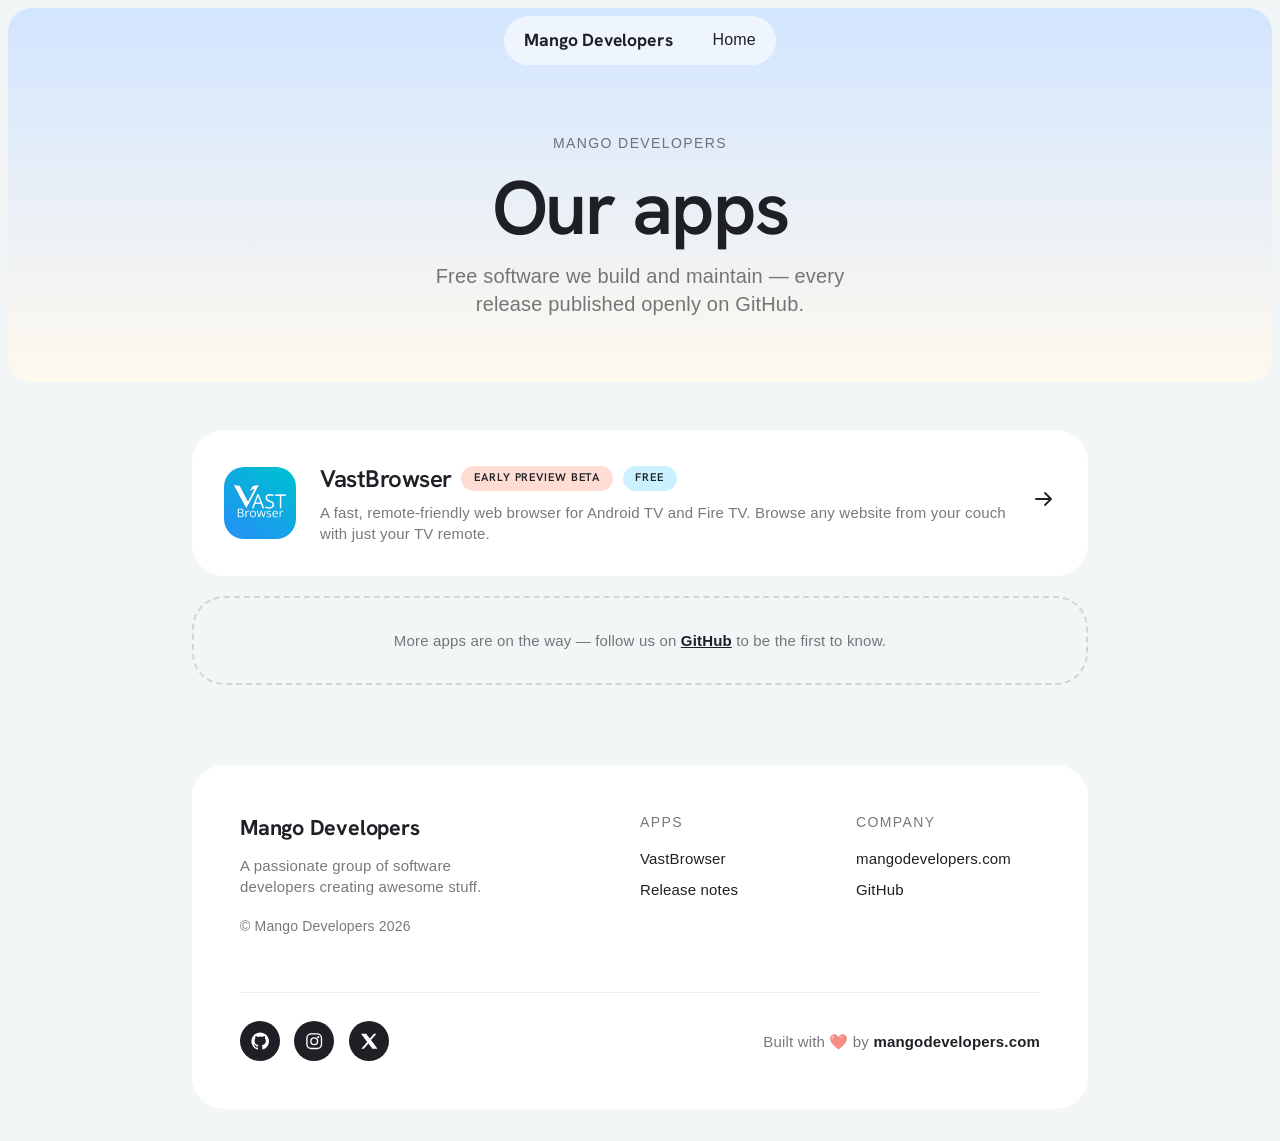
<file: apps/index.html>
<!DOCTYPE html>
<html lang="en">

<head>
    <meta charset="UTF-8">
    <meta name="viewport" content="width=device-width, initial-scale=1.0">
    <meta name="description" content="Apps by Mango Developers — free software, built with care.">
    <title>Our Apps | Mango Developers</title>

    <!-- Google tag (gtag.js) — same property as the rest of mangodevelopers.com -->
    <script async src="https://www.googletagmanager.com/gtag/js?id=G-QVE8EH4YDB"></script>
    <script>
        window.dataLayer = window.dataLayer || [];
        function gtag() { dataLayer.push(arguments); }
        gtag('js', new Date());
        gtag('config', 'G-QVE8EH4YDB');
    </script>

    <link rel="preconnect" href="https://fonts.googleapis.com">
    <link rel="preconnect" href="https://fonts.gstatic.com" crossorigin>
    <link href="https://fonts.googleapis.com/css2?family=Hanken+Grotesk:wght@500;600;700&display=swap"
        rel="stylesheet">

    <link rel="icon" type="image/png" href="../assets/images/favicon-96x96.png" sizes="96x96" />
    <link rel="icon" type="image/svg+xml" href="../assets/images/favicon.svg" />
    <link rel="apple-touch-icon" sizes="180x180" href="../assets/images/apple-touch-icon.png" />

    <style>
        /* Design tokens shared with apps/vast-browser — see design/README.md */
        * {
            margin: 0;
            padding: 0;
            box-sizing: border-box;
        }

        :root {
            --bg: #f3f6f7;
            --ink: #1f2025;
            --ink-60: #1f202599;
            --light: #ebf0f8;
            --white: #ffffff;
            --coral: #ffab94;
            --cyan: #7ddcff;
            --heading: 'Hanken Grotesk', -apple-system, BlinkMacSystemFont, sans-serif;
            --body-font: -apple-system, BlinkMacSystemFont, Inter, 'Segoe UI', sans-serif;
        }

        body {
            font-family: var(--body-font);
            background-color: var(--bg);
            color: var(--ink);
            font-size: 17px;
            font-weight: 500;
            line-height: 1.4;
            letter-spacing: .01em;
            -webkit-font-smoothing: antialiased;
        }

        .container {
            width: calc(100% - 4rem);
            max-width: 56rem;
            margin-left: auto;
            margin-right: auto;
        }

        @media (max-width: 640px) {
            .container {
                width: calc(100% - 2.5rem);
            }
        }

        /* Frosted floating nav pill */
        .navigation {
            z-index: 10;
            display: flex;
            justify-content: center;
            max-width: 90rem;
            margin-left: auto;
            margin-right: auto;
            padding: 1rem;
            position: fixed;
            top: 0;
            left: 0;
            right: 0;
        }

        .nav_pill {
            display: flex;
            align-items: center;
            gap: 2.5rem;
            -webkit-backdrop-filter: blur(.75rem);
            backdrop-filter: blur(.75rem);
            background-color: #fff9;
            border-radius: 2rem;
            padding: .5rem 1.25rem;
        }

        .nav_home {
            color: var(--ink);
            text-decoration: none;
            font-family: var(--heading);
            font-weight: 700;
            font-size: 1.1rem;
            letter-spacing: -.01em;
            padding: .25rem 0;
            transition: color .15s;
        }

        .nav_home:hover {
            color: var(--ink-60);
        }

        .nav_link {
            color: var(--ink);
            text-decoration: none;
            font-size: 1rem;
            transition: color .15s;
        }

        .nav_link:hover {
            color: var(--ink-60);
        }

        /* Header panel */
        .head_panel {
            background-image: linear-gradient(#d2e5ff, #fff9ee);
            border-radius: 1.5rem;
            width: calc(100% - 1rem);
            margin: .5rem auto 0;
            padding: 8rem 1.5rem 4rem;
            text-align: center;
        }

        .eyebrow {
            font-size: .875rem;
            font-weight: 500;
            letter-spacing: .1em;
            line-height: 1;
            text-transform: uppercase;
            color: var(--ink-60);
            margin-bottom: 1.5em;
        }

        h1 {
            font-family: var(--heading);
            font-size: clamp(3rem, 2.857vw + 2.429rem, 5rem);
            font-weight: 600;
            letter-spacing: -.03em;
            line-height: 1;
            margin-bottom: .2em;
        }

        .head_panel p {
            color: var(--ink-60);
            font-size: 1.25rem;
            max-width: 30rem;
            margin: .75rem auto 0;
        }

        /* App cards */
        .apps {
            padding: 3rem 0 5rem;
            display: grid;
            gap: 1.25rem;
        }

        .app-card {
            display: flex;
            gap: 1.5rem;
            align-items: center;
            background: var(--white);
            border-radius: 2rem;
            padding: 2rem;
            text-decoration: none;
            color: var(--ink);
            transition: box-shadow .3s, transform .3s;
        }

        .app-card:hover {
            transform: translateY(-3px);
            box-shadow: 0 2px 1rem #00000026;
        }

        .app-card img {
            width: 4.5rem;
            height: 4.5rem;
            border-radius: 1.25rem;
            flex-shrink: 0;
        }

        .app-card h2 {
            font-family: var(--heading);
            font-size: 1.5rem;
            font-weight: 600;
            letter-spacing: -.02em;
            display: flex;
            align-items: center;
            gap: .6rem;
            flex-wrap: wrap;
        }

        .badge {
            font-size: .7rem;
            font-weight: 600;
            letter-spacing: .08em;
            text-transform: uppercase;
            padding: .3rem .8rem;
            border-radius: 8rem;
        }

        .badge.beta {
            background: color-mix(in hsl, var(--coral) 40%, transparent);
            color: var(--ink);
        }

        .badge.free {
            background: color-mix(in hsl, var(--cyan) 40%, transparent);
            color: var(--ink);
        }

        .app-card .info p {
            color: var(--ink-60);
            font-size: .9375rem;
            margin-top: .4rem;
        }

        .app-card .go {
            margin-left: auto;
            flex-shrink: 0;
        }

        .app-card .go svg {
            width: 1.5rem;
            height: 1.5rem;
            color: var(--ink);
        }

        .coming {
            text-align: center;
            border: 2px dashed #1f202526;
            border-radius: 2rem;
            padding: 2rem;
            color: var(--ink-60);
            font-size: .9375rem;
        }

        .coming a {
            color: var(--ink);
            font-weight: 600;
        }

        /* Bevel-style footer card */
        footer {
            padding: 0 0 2rem;
        }

        .foot-card {
            background: var(--white);
            border-radius: 2rem;
            padding: 3rem;
            display: grid;
            grid-template-columns: 2fr 1fr 1fr;
            gap: 2rem;
        }

        @media (max-width: 640px) {
            .foot-card {
                grid-template-columns: 1fr;
            }
        }

        .foot-logo {
            font-family: var(--heading);
            font-weight: 700;
            font-size: 1.35rem;
            letter-spacing: -.01em;
        }

        .foot-card .about {
            color: var(--ink-60);
            font-size: .9375rem;
            max-width: 18rem;
            margin-top: .75rem;
        }

        .foot-copy {
            color: var(--ink-60);
            font-size: .875rem;
            margin-top: 1.25rem;
        }

        .foot-card h4 {
            font-size: .875rem;
            font-weight: 500;
            letter-spacing: .1em;
            text-transform: uppercase;
            color: var(--ink-60);
            margin-bottom: 1rem;
        }

        .foot-card .col a {
            display: block;
            color: var(--ink);
            text-decoration: none;
            font-size: .9375rem;
            margin-bottom: .65rem;
            transition: color .15s;
        }

        .foot-card .col a:hover {
            color: var(--ink-60);
        }

        .foot-bottom {
            grid-column: 1 / -1;
            display: flex;
            justify-content: space-between;
            align-items: center;
            flex-wrap: wrap;
            gap: 1rem;
            margin-top: 1.5rem;
            padding-top: 1.75rem;
            border-top: 1px solid #1f202514;
        }

        .foot-social {
            display: flex;
            gap: .9rem;
        }

        .foot-social a {
            display: inline-flex;
            align-items: center;
            justify-content: center;
            width: 2.5rem;
            height: 2.5rem;
            border-radius: 50%;
            background: var(--ink);
            color: var(--white);
            transition: transform .15s, opacity .2s;
        }

        .foot-social a:hover {
            opacity: .8;
            transform: translateY(-2px);
        }

        .foot-social svg {
            width: 1.15rem;
            height: 1.15rem;
        }

        .built-with {
            color: var(--ink-60);
            font-size: .9375rem;
        }

        .built-with a {
            color: var(--ink);
            text-decoration: none;
            font-weight: 600;
        }

        @media (max-width: 560px) {
            .app-card {
                flex-direction: column;
                text-align: center;
            }

            .app-card h2 {
                justify-content: center;
            }

            .app-card .go {
                display: none;
            }
        }

        /* Scroll animations */
        [data-animate] {
            opacity: 0;
            transform: translateY(24px);
            transition: opacity .6s cubic-bezier(.25, .46, .45, .94),
                transform .6s cubic-bezier(.25, .46, .45, .94);
        }

        [data-animate].in-view {
            opacity: 1;
            transform: none;
        }

        @media (prefers-reduced-motion: reduce) {

            [data-animate],
            [data-animate].in-view {
                opacity: 1;
                transform: none;
                transition: none;
            }
        }
    </style>
</head>

<body>
    <div class="navigation">
        <div class="nav_pill">
            <a class="nav_home" href="/">Mango Developers</a>
            <a class="nav_link" href="/">Home</a>
        </div>
    </div>

    <div class="head_panel">
        <div class="eyebrow" data-animate>Mango Developers</div>
        <h1 data-animate>Our apps</h1>
        <p data-animate>Free software we build and maintain — every release published openly on GitHub.</p>
    </div>

    <main class="container">
        <div class="apps">
            <a class="app-card" href="/apps/vast-browser/" data-animate>
                <img src="vast-browser/icon.png" alt="VastBrowser icon">
                <div class="info">
                    <h2>VastBrowser
                        <span class="badge beta" data-beta>Early Preview Beta</span>
                        <span class="badge free">Free</span>
                    </h2>
                    <p>A fast, remote-friendly web browser for Android TV and Fire TV. Browse any website from your
                        couch with just your TV remote.</p>
                </div>
                <span class="go">
                    <svg viewBox="0 0 24 24" fill="none" stroke="currentColor" stroke-width="1.8"
                        stroke-linecap="round" stroke-linejoin="round">
                        <path d="M4 12h15m0 0l-6-6m6 6l-6 6" />
                    </svg>
                </span>
            </a>

            <div class="coming" data-animate>More apps are on the way — follow us on
                <a href="https://github.com/mangodevelopers" target="_blank" rel="noopener noreferrer">GitHub</a>
                to be the first to know.
            </div>
        </div>
    </main>

    <footer>
        <div class="container">
            <div class="foot-card" data-animate>
                <div>
                    <div class="foot-logo">Mango Developers</div>
                    <p class="about">A passionate group of software developers creating awesome stuff.</p>
                    <p class="foot-copy">© Mango Developers <span id="year">2026</span></p>
                </div>
                <div class="col">
                    <h4>Apps</h4>
                    <a href="/apps/vast-browser/">VastBrowser</a>
                    <a href="https://github.com/MangoDevelopers/vast-browser-release/releases" target="_blank"
                        rel="noopener noreferrer">Release notes</a>
                </div>
                <div class="col">
                    <h4>Company</h4>
                    <a href="/">mangodevelopers.com</a>
                    <a href="https://github.com/mangodevelopers" target="_blank" rel="noopener noreferrer">GitHub</a>
                </div>
                <div class="foot-bottom">
                    <div class="foot-social">
                        <a href="https://github.com/mangodevelopers" target="_blank" rel="noopener noreferrer"
                            aria-label="GitHub" title="GitHub">
                            <svg viewBox="0 0 24 24" fill="currentColor" aria-hidden="true">
                                <path
                                    d="M12 .5C5.65.5.5 5.65.5 12c0 5.08 3.29 9.39 7.86 10.91.58.11.79-.25.79-.56v-1.97c-3.2.7-3.87-1.54-3.87-1.54-.52-1.33-1.28-1.68-1.28-1.68-1.04-.71.08-.7.08-.7 1.15.08 1.76 1.18 1.76 1.18 1.03 1.75 2.69 1.25 3.34.95.1-.74.4-1.25.73-1.54-2.55-.29-5.23-1.28-5.23-5.68 0-1.26.45-2.29 1.18-3.09-.12-.29-.51-1.46.11-3.05 0 0 .96-.31 3.15 1.18a10.9 10.9 0 0 1 5.74 0c2.19-1.49 3.15-1.18 3.15-1.18.62 1.59.23 2.76.11 3.05.74.8 1.18 1.83 1.18 3.09 0 4.41-2.69 5.38-5.25 5.66.41.36.78 1.06.78 2.14v3.17c0 .31.21.68.8.56A11.53 11.53 0 0 0 23.5 12C23.5 5.65 18.35.5 12 .5z" />
                            </svg>
                        </a>
                        <a href="https://instagram.com/mangodevs" target="_blank" rel="noopener noreferrer"
                            aria-label="Instagram" title="Instagram">
                            <svg viewBox="0 0 24 24" fill="none" stroke="currentColor" stroke-width="1.8"
                                aria-hidden="true">
                                <rect x="2.5" y="2.5" width="19" height="19" rx="5.5" />
                                <circle cx="12" cy="12" r="4.4" />
                                <circle cx="17.3" cy="6.7" r="1.4" fill="currentColor" stroke="none" />
                            </svg>
                        </a>
                        <a href="https://twitter.com/mangodevs" target="_blank" rel="noopener noreferrer"
                            aria-label="Twitter" title="Twitter">
                            <svg viewBox="0 0 24 24" fill="currentColor" aria-hidden="true">
                                <path
                                    d="M18.24 2.25h3.31l-7.23 8.26 8.51 11.24h-6.66l-5.22-6.82-5.97 6.82H1.67l7.73-8.84L1.25 2.25h6.83l4.71 6.23 5.45-6.23z" />
                            </svg>
                        </a>
                    </div>
                    <p class="built-with">Built with ❤️ by <a href="https://mangodevelopers.com">mangodevelopers.com</a>
                    </p>
                </div>
            </div>
        </div>
    </footer>

    <script>
        (function () {
            document.getElementById('year').textContent = new Date().getFullYear();

            // Hide the VastBrowser beta badge automatically once the latest
            // released version reaches 1.0.0 or higher.
            fetch('https://api.github.com/repos/MangoDevelopers/vast-browser-release/releases/latest')
                .then(function (r) { return r.ok ? r.json() : null; })
                .then(function (rel) {
                    if (!rel || !rel.tag_name) return;
                    var major = parseInt(rel.tag_name.replace(/^v/, '').split('.')[0], 10);
                    if (!isNaN(major) && major >= 1) {
                        document.querySelectorAll('[data-beta]').forEach(function (el) {
                            el.style.display = 'none';
                        });
                    }
                })
                .catch(function () { /* keep beta badge visible */ });

            // Staggered fade-up on scroll
            var seen = 0;
            var io = new IntersectionObserver(function (entries) {
                entries.forEach(function (entry) {
                    if (entry.isIntersecting) {
                        var el = entry.target;
                        setTimeout(function () { el.classList.add('in-view'); }, (seen++ % 6) * 80);
                        io.unobserve(el);
                    }
                });
            }, { threshold: 0.15 });
            document.querySelectorAll('[data-animate]').forEach(function (el) { io.observe(el); });
        })();
    </script>
</body>

</html>
</file>
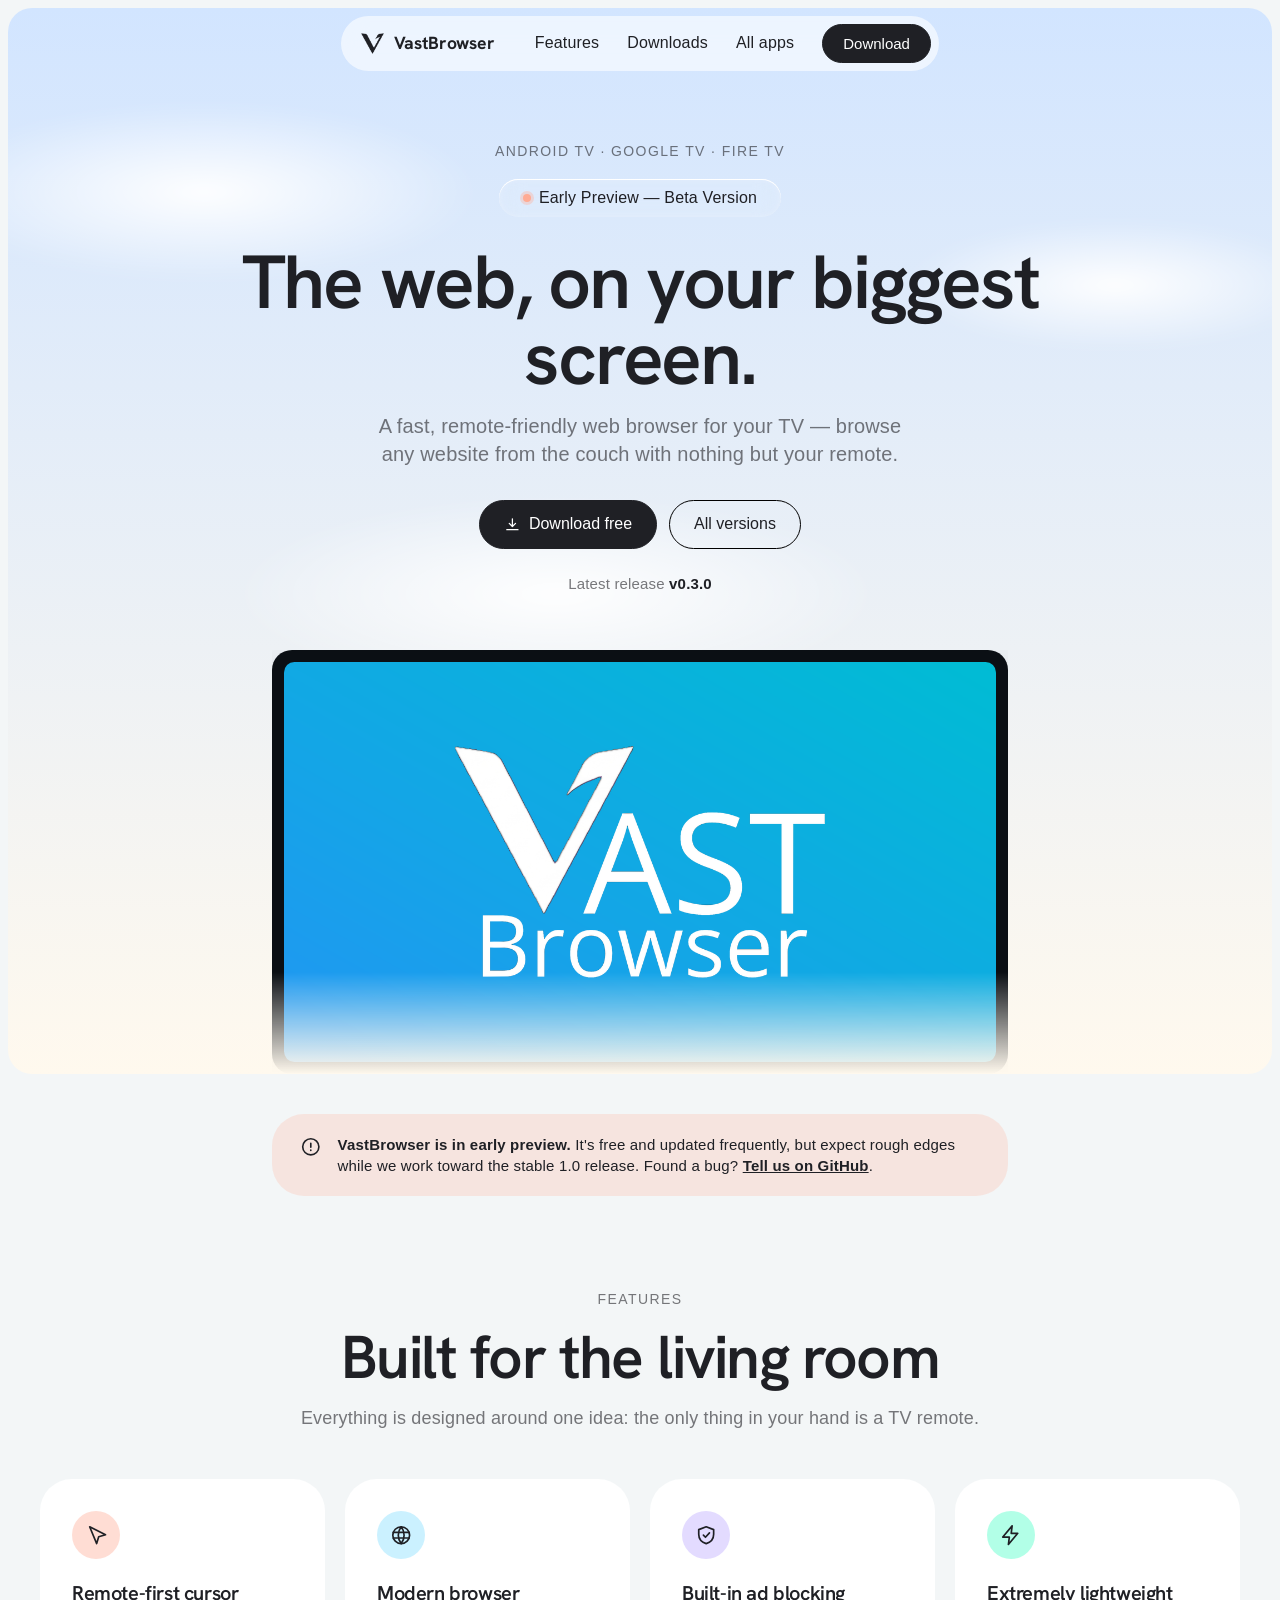
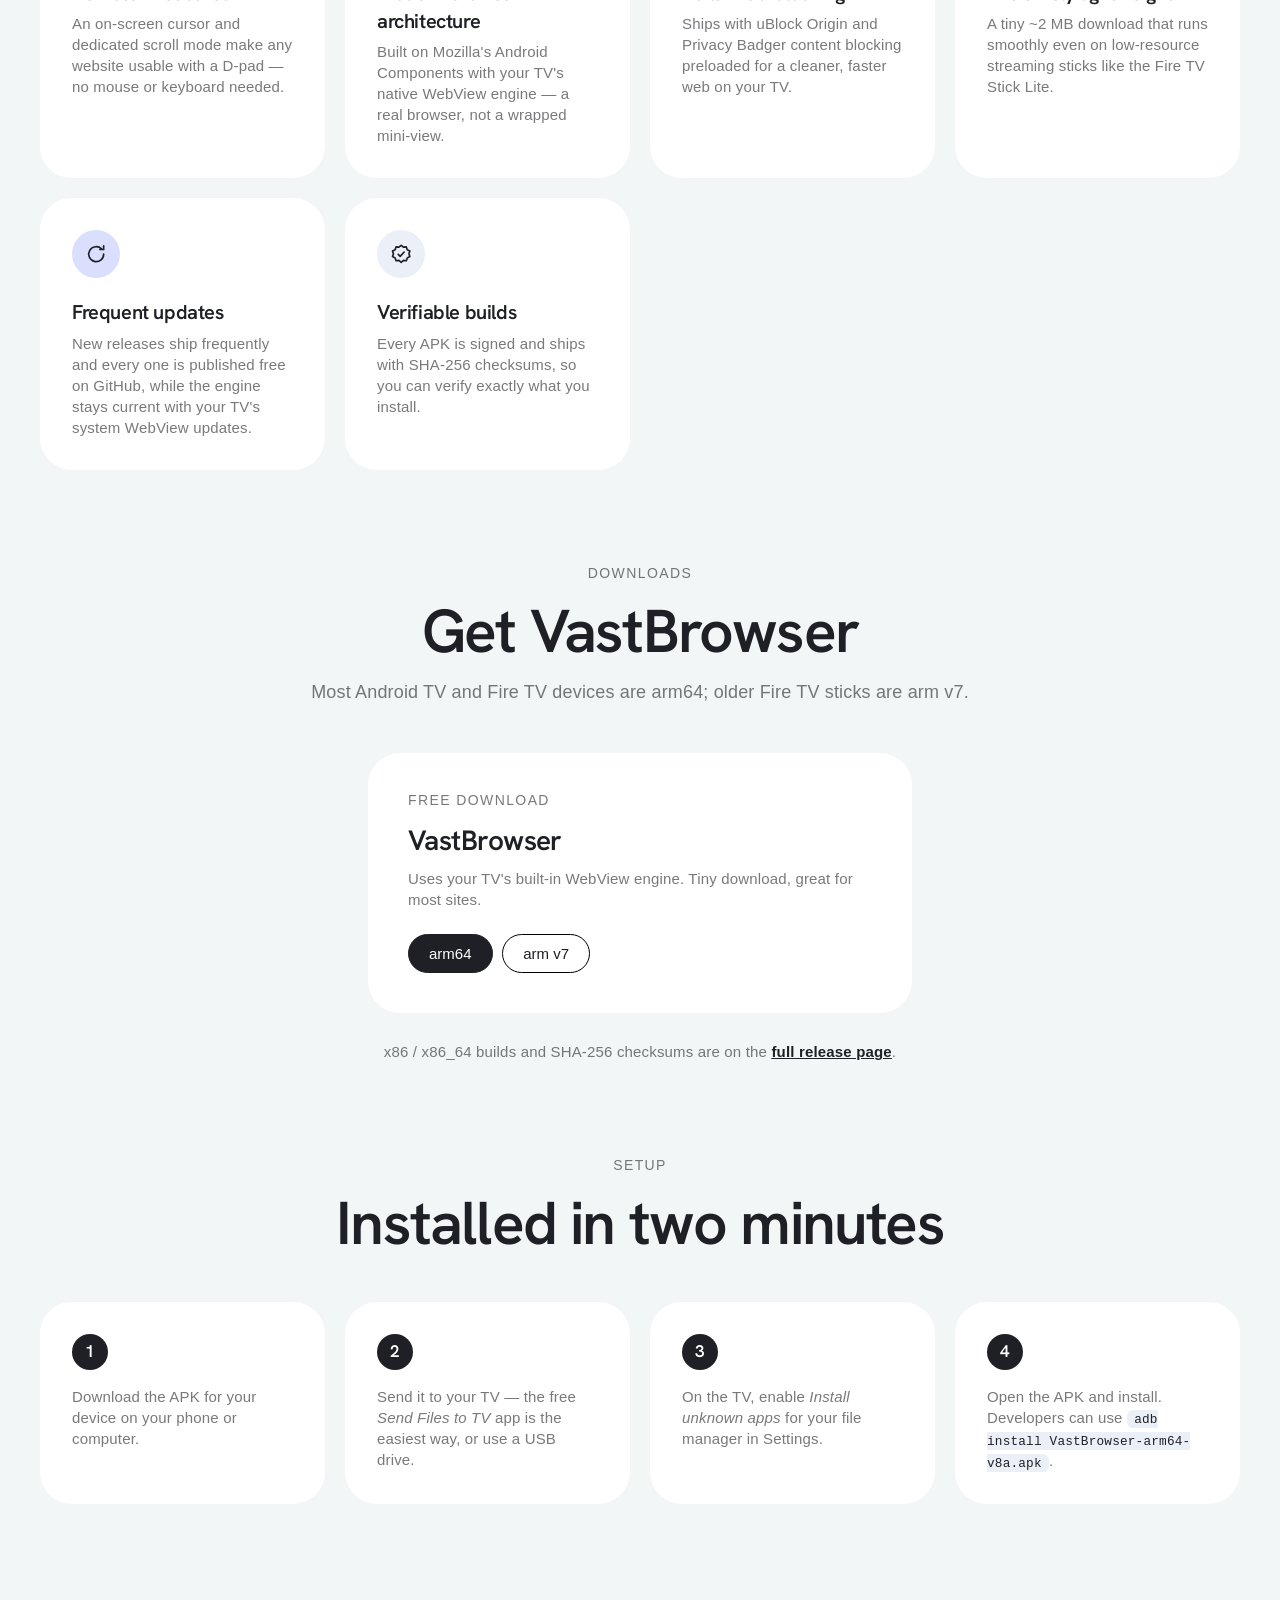
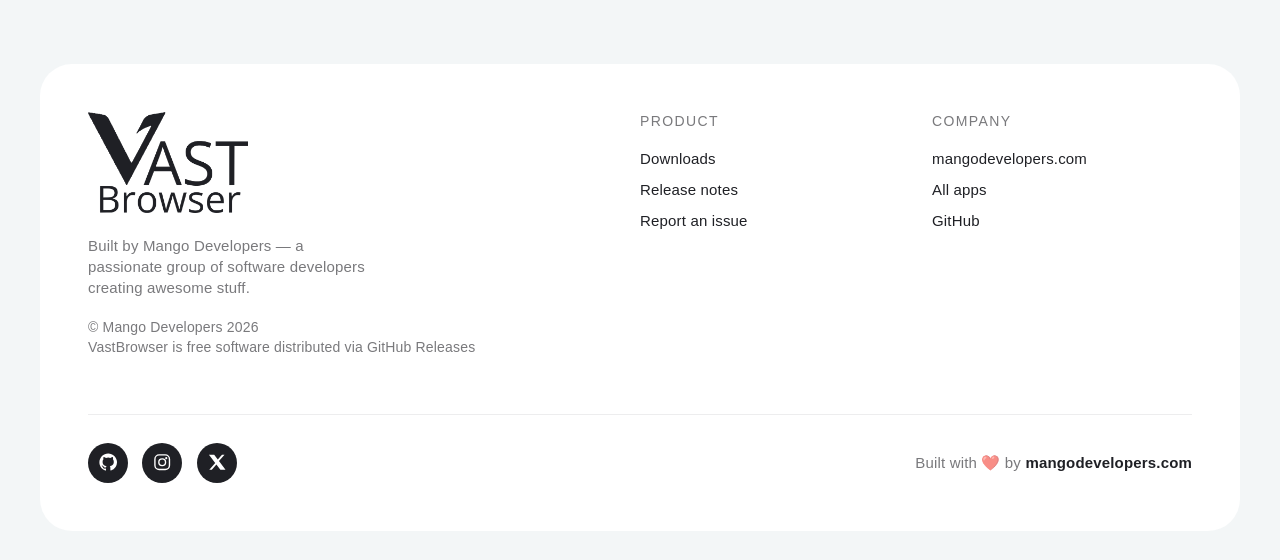
<file: apps/vast-browser/index.html>
<!DOCTYPE html>
<html lang="en">

<head>
    <meta charset="UTF-8">
    <meta name="viewport" content="width=device-width, initial-scale=1.0">
    <meta name="description"
        content="VastBrowser — a fast, remote-friendly web browser for Android TV and Fire TV. Free download, early preview beta.">
    <title>VastBrowser — Web Browser for Android TV &amp; Fire TV | Mango Developers</title>

    <meta property="og:title" content="VastBrowser — Web Browser for Android TV & Fire TV">
    <meta property="og:description" content="A fast, remote-friendly web browser for your TV. Free download.">
    <meta property="og:image" content="https://mangodevelopers.com/apps/vast-browser/banner.png">
    <meta property="og:url" content="https://mangodevelopers.com/apps/vast-browser/">
    <meta property="og:type" content="website">

    <!-- Google tag (gtag.js) — same property as the rest of mangodevelopers.com -->
    <script async src="https://www.googletagmanager.com/gtag/js?id=G-QVE8EH4YDB"></script>
    <script>
        window.dataLayer = window.dataLayer || [];
        function gtag() { dataLayer.push(arguments); }
        gtag('js', new Date());
        gtag('config', 'G-QVE8EH4YDB');
    </script>

    <!-- Cloudflare Web Analytics
         TODO: create a site at https://dash.cloudflare.com/ → Web Analytics,
         then replace YOUR_CF_TOKEN below and remove this comment wrapper.
    <script defer src="https://static.cloudflareinsights.com/beacon.min.js"
        data-cf-beacon='{"token": "YOUR_CF_TOKEN"}'></script>
    -->

    <link rel="preconnect" href="https://fonts.googleapis.com">
    <link rel="preconnect" href="https://fonts.gstatic.com" crossorigin>
    <link href="https://fonts.googleapis.com/css2?family=Hanken+Grotesk:wght@500;600;700&display=swap"
        rel="stylesheet">

    <link rel="icon" type="image/png" href="../../assets/images/favicon-96x96.png" sizes="96x96" />
    <link rel="icon" type="image/svg+xml" href="../../assets/images/favicon.svg" />
    <link rel="apple-touch-icon" sizes="180x180" href="../../assets/images/apple-touch-icon.png" />

    <style>
        /* ============================================================
           Design tokens — extracted from bevel.health's stylesheets.
           Documented in the private repo at design/README.md.
           ============================================================ */
        * {
            margin: 0;
            padding: 0;
            box-sizing: border-box;
        }

        :root {
            --bg: #f3f6f7;
            --ink: #1f2025;
            --ink-60: #1f202599;
            --light: #ebf0f8;
            --white: #ffffff;
            --coral: #ffab94;
            --cyan: #7ddcff;
            --lilac: #b9a6ff;
            --mint: #3fffc2;
            --blue: #415eee;
            --heading: 'Hanken Grotesk', -apple-system, BlinkMacSystemFont, sans-serif;
            --body-font: -apple-system, BlinkMacSystemFont, Inter, 'Segoe UI', sans-serif;
        }

        html {
            scroll-behavior: smooth;
        }

        body {
            font-family: var(--body-font);
            background-color: var(--bg);
            color: var(--ink);
            font-size: 17px;
            font-weight: 500;
            line-height: 1.4;
            letter-spacing: .01em;
            -webkit-font-smoothing: antialiased;
        }

        .container {
            width: calc(100% - 4rem);
            max-width: 75rem;
            margin-left: auto;
            margin-right: auto;
        }

        @media (max-width: 640px) {
            .container {
                width: calc(100% - 2.5rem);
            }
        }

        /* ---------- Buttons (Bevel: 8rem pill, .75/1.5rem padding) ---------- */
        .button {
            display: inline-flex;
            align-items: center;
            gap: .5rem;
            padding: .75rem 1.5rem;
            border-radius: 8rem;
            font-size: 1rem;
            font-weight: 500;
            line-height: 1.4;
            letter-spacing: 0;
            text-decoration: none;
            border: 1px solid transparent;
            cursor: pointer;
            transition: background-color .2s, color .2s, border-color .2s;
        }

        .button.is-primary {
            background-color: var(--ink);
            border-color: var(--ink);
            color: var(--white);
        }

        .button.is-primary:hover {
            background-color: #000;
            border-color: #000;
        }

        .button.is-secondary {
            background-color: transparent;
            border-color: #000;
            color: var(--ink);
        }

        .button.is-secondary:hover {
            background-color: #000;
            color: var(--white);
        }

        .button.is-small {
            padding: .5rem 1.25rem;
            font-size: .9375rem;
        }

        .button svg {
            width: 1.05em;
            height: 1.05em;
        }

        /* ---------- Frosted floating nav (Bevel .navigation / .nav_layout-2) ---------- */
        .navigation {
            z-index: 10;
            display: flex;
            justify-content: center;
            align-items: stretch;
            max-width: 90rem;
            margin-left: auto;
            margin-right: auto;
            padding: 1rem;
            position: fixed;
            top: 0;
            left: 0;
            right: 0;
        }

        .nav_pill {
            display: flex;
            align-items: center;
            gap: 2.5rem;
            -webkit-backdrop-filter: blur(.75rem);
            backdrop-filter: blur(.75rem);
            background-color: #fff9;
            border-radius: 2rem;
            padding: .5rem .5rem .5rem 1.25rem;
        }

        .nav_home {
            display: flex;
            align-items: center;
            gap: .6rem;
            color: var(--ink);
            text-decoration: none;
            font-family: var(--heading);
            font-weight: 700;
            font-size: 1.1rem;
            letter-spacing: -.01em;
            padding: .25rem 0;
            transition: color .15s;
        }

        .nav_home:hover {
            color: var(--ink-60);
        }

        .nav_home img {
            height: 1.35rem;
            width: auto;
            display: block;
        }

        .nav_menu {
            display: flex;
            align-items: center;
            gap: 1.75rem;
        }

        .nav_link {
            color: var(--ink);
            text-decoration: none;
            font-size: 1rem;
            transition: color .15s;
        }

        .nav_link:hover {
            color: var(--ink-60);
        }

        @media (max-width: 700px) {
            .nav_menu .nav_link {
                display: none;
            }

            .nav_pill {
                gap: 1.25rem;
            }
        }

        /* ---------- Hero (Bevel: inset rounded sky panel) ---------- */
        .hero_section {
            padding-top: .5rem;
            position: relative;
        }

        .hero_panel {
            position: relative;
            background-image: linear-gradient(#d2e5ff, #fff9ee);
            border-radius: 1.5rem;
            width: calc(100% - 1rem);
            margin-left: auto;
            margin-right: auto;
            padding: 8.5rem 1.5rem 0;
            overflow: hidden;
        }

        /* soft cloud shapes, blended like Bevel's hero clouds */
        .hero_clouds {
            position: absolute;
            inset: 0;
            pointer-events: none;
            mix-blend-mode: screen;
        }

        .hero_clouds span {
            position: absolute;
            border-radius: 50%;
            background: radial-gradient(closest-side, rgba(255, 255, 255, .95), rgba(255, 255, 255, 0));
            filter: blur(6px);
        }

        .hero_clouds span:nth-child(1) {
            width: 34rem;
            height: 11rem;
            top: 9%;
            left: -6%;
        }

        .hero_clouds span:nth-child(2) {
            width: 26rem;
            height: 8rem;
            top: 20%;
            right: -4%;
        }

        .hero_clouds span:nth-child(3) {
            width: 40rem;
            height: 12rem;
            top: 46%;
            left: 18%;
        }

        .hero_content {
            position: relative;
            text-align: center;
            max-width: 52rem;
            margin: 0 auto;
        }

        .eyebrow {
            font-size: .875rem;
            font-weight: 500;
            letter-spacing: .1em;
            line-height: 1;
            text-transform: uppercase;
            color: var(--ink-60);
            margin-bottom: 1.5em;
        }

        /* glass pill — Bevel's frosted button treatment */
        .beta-pill {
            display: inline-flex;
            align-items: center;
            gap: .5rem;
            -webkit-backdrop-filter: blur(.75rem);
            backdrop-filter: blur(.75rem);
            background-color: #ffffff1a;
            box-shadow: inset 0 1px #fff, inset 0 0 .25rem #ffffff40;
            border-radius: 8rem;
            padding: .5rem 1.5rem;
            font-size: 1rem;
            font-weight: 500;
            line-height: 1.4;
            color: var(--ink);
            margin-bottom: 1.75rem;
        }

        .beta-pill .dot {
            width: .5rem;
            height: .5rem;
            border-radius: 50%;
            background: var(--coral);
            box-shadow: 0 0 0 3px color-mix(in hsl, var(--coral) 35%, transparent);
        }

        h1 {
            font-family: var(--heading);
            font-size: clamp(3rem, 2.857vw + 2.429rem, 5rem);
            font-weight: 600;
            letter-spacing: -.03em;
            line-height: 1;
            margin-bottom: .2em;
        }

        .hero_p {
            font-size: 1.25rem;
            color: var(--ink-60);
            max-width: 34rem;
            margin: 1rem auto 0;
        }

        .hero_btns {
            display: flex;
            gap: .75rem;
            justify-content: center;
            flex-wrap: wrap;
            margin-top: 2rem;
        }

        .hero_version {
            margin-top: 1.5rem;
            font-size: .9375rem;
            color: var(--ink-60);
        }

        .hero_version strong {
            color: var(--ink);
            font-weight: 600;
        }

        /* TV mockup, masked fade at panel bottom like Bevel's hero media */
        .hero_media {
            position: relative;
            max-width: 46rem;
            margin: 3.5rem auto 0;
            -webkit-mask-image: linear-gradient(#000 76%, transparent 100%);
            mask-image: linear-gradient(#000 76%, transparent 100%);
        }

        .tv_screen {
            background: #0b0f14;
            border-radius: 1.25rem;
            padding: .75rem;
            box-shadow: 0 2rem 4rem #1f202533;
        }

        .tv_screen img {
            display: block;
            width: 100%;
            border-radius: .65rem;
        }

        /* ---------- Sections ---------- */
        .section {
            padding: 6rem 0 0;
        }

        .section-header {
            text-align: center;
            max-width: 44rem;
            margin: 0 auto 3rem;
        }

        h2 {
            font-family: var(--heading);
            font-size: clamp(2.5rem, 2.143vw + 2.071rem, 4rem);
            font-weight: 600;
            letter-spacing: -.03em;
            line-height: 1;
            margin-bottom: .3em;
        }

        .section-header p {
            color: var(--ink-60);
            font-size: 1.125rem;
        }

        /* ---------- Beta strip ---------- */
        .beta-strip {
            display: flex;
            gap: 1rem;
            align-items: flex-start;
            max-width: 46rem;
            margin: 2.5rem auto 0;
            background: color-mix(in hsl, var(--coral) 24%, transparent);
            border-radius: 2rem;
            padding: 1.25rem 1.75rem;
            font-size: .9375rem;
            text-align: left;
        }

        .beta-strip svg {
            flex-shrink: 0;
            width: 1.35rem;
            height: 1.35rem;
            margin-top: .1rem;
        }

        .beta-strip a {
            color: var(--ink);
            font-weight: 600;
        }

        /* ---------- Feature cards ---------- */
        .grid {
            display: grid;
            grid-template-columns: repeat(auto-fit, minmax(17rem, 1fr));
            gap: 1.25rem;
        }

        .card {
            background: var(--white);
            border-radius: 2rem;
            padding: 2rem;
        }

        .icon-chip {
            display: inline-flex;
            align-items: center;
            justify-content: center;
            width: 3rem;
            height: 3rem;
            border-radius: 50%;
            margin-bottom: 1.25rem;
        }

        .icon-chip svg {
            width: 1.4rem;
            height: 1.4rem;
            color: var(--ink);
        }

        .tint-coral { background: color-mix(in hsl, var(--coral) 40%, transparent); }
        .tint-cyan { background: color-mix(in hsl, var(--cyan) 40%, transparent); }
        .tint-lilac { background: color-mix(in hsl, var(--lilac) 40%, transparent); }
        .tint-mint { background: color-mix(in hsl, var(--mint) 40%, transparent); }
        .tint-blue { background: color-mix(in hsl, var(--blue) 20%, transparent); }
        .tint-light { background: var(--light); }

        .card h3 {
            font-family: var(--heading);
            font-size: 1.25rem;
            font-weight: 600;
            letter-spacing: -.02em;
            margin-bottom: .4rem;
        }

        .card p {
            color: var(--ink-60);
            font-size: .9375rem;
        }

        /* ---------- Downloads ---------- */
        .dl-grid {
            display: grid;
            grid-template-columns: repeat(auto-fit, minmax(19rem, 1fr));
            gap: 1.25rem;
            max-width: 34rem;
            margin: 0 auto;
        }

        .dl-card {
            background: var(--white);
            border-radius: 2rem;
            padding: 2.5rem;
        }

        .dl-card .eyebrow {
            margin-bottom: 1em;
        }

        .dl-card h3 {
            font-family: var(--heading);
            font-size: 1.75rem;
            font-weight: 600;
            letter-spacing: -.02em;
        }

        .dl-card>p {
            color: var(--ink-60);
            font-size: .9375rem;
            margin: .5rem 0 1.5rem;
        }

        .dl-row {
            display: flex;
            gap: .6rem;
            flex-wrap: wrap;
        }

        .dl-note {
            text-align: center;
            color: var(--ink-60);
            font-size: .9375rem;
            margin-top: 1.75rem;
        }

        .dl-note a {
            color: var(--ink);
            font-weight: 600;
        }

        /* ---------- Steps ---------- */
        .steps {
            display: grid;
            grid-template-columns: repeat(auto-fit, minmax(15rem, 1fr));
            gap: 1.25rem;
            counter-reset: step;
        }

        .step {
            background: var(--white);
            border-radius: 2rem;
            padding: 2rem;
        }

        .step::before {
            counter-increment: step;
            content: counter(step);
            display: inline-flex;
            width: 2.25rem;
            height: 2.25rem;
            align-items: center;
            justify-content: center;
            background: var(--ink);
            color: var(--white);
            font-family: var(--heading);
            font-weight: 600;
            border-radius: 50%;
            margin-bottom: 1rem;
        }

        .step p {
            color: var(--ink-60);
            font-size: .9375rem;
        }

        .step code {
            background: var(--light);
            color: var(--ink);
            padding: .1rem .45rem;
            border-radius: .4rem;
            font-size: .85em;
        }

        /* ---------- Footer ---------- */
        footer {
            margin-top: 6rem;
            padding: 4rem 0 2rem;
        }

        .foot-card {
            background: var(--white);
            border-radius: 2rem;
            padding: 3rem;
            display: grid;
            grid-template-columns: 2fr 1fr 1fr;
            gap: 2rem;
        }

        @media (max-width: 640px) {
            .foot-card {
                grid-template-columns: 1fr;
            }
        }

        .foot-card img.wordmark {
            width: 10rem;
            height: auto;
            margin-bottom: 1rem;
        }

        .foot-card .about {
            color: var(--ink-60);
            font-size: .9375rem;
            max-width: 18rem;
        }

        .foot-card h4 {
            font-size: .875rem;
            font-weight: 500;
            letter-spacing: .1em;
            text-transform: uppercase;
            color: var(--ink-60);
            margin-bottom: 1rem;
        }

        .foot-card a {
            display: block;
            color: var(--ink);
            text-decoration: none;
            font-size: .9375rem;
            margin-bottom: .65rem;
            transition: color .15s;
        }

        .foot-card a:hover {
            color: var(--ink-60);
        }

        .foot-copy {
            color: var(--ink-60);
            font-size: .875rem;
            margin-top: 1.25rem;
        }

        /* Bevel-style bottom row: social icons left, credit right */
        .foot-bottom {
            grid-column: 1 / -1;
            display: flex;
            justify-content: space-between;
            align-items: center;
            flex-wrap: wrap;
            gap: 1rem;
            margin-top: 1.5rem;
            padding-top: 1.75rem;
            border-top: 1px solid #1f202514;
        }

        .foot-social {
            display: flex;
            gap: .9rem;
        }

        .foot-card .foot-social a {
            display: inline-flex;
            align-items: center;
            justify-content: center;
            width: 2.5rem;
            height: 2.5rem;
            border-radius: 50%;
            background: var(--ink);
            color: var(--white);
            margin-bottom: 0;
            transition: transform .15s, opacity .2s;
        }

        .foot-card .foot-social a:hover {
            color: var(--white);
            opacity: .8;
            transform: translateY(-2px);
        }

        .foot-social svg {
            width: 1.15rem;
            height: 1.15rem;
        }

        .built-with {
            color: var(--ink-60);
            font-size: .9375rem;
        }

        .foot-card .built-with a {
            display: inline;
            margin-bottom: 0;
            font-weight: 600;
        }

        /* ---------- Scroll animations (Bevel-style fade-up) ---------- */
        [data-animate] {
            opacity: 0;
            transform: translateY(24px);
            transition: opacity .6s cubic-bezier(.25, .46, .45, .94),
                transform .6s cubic-bezier(.25, .46, .45, .94);
        }

        [data-animate].in-view {
            opacity: 1;
            transform: none;
        }

        @media (prefers-reduced-motion: reduce) {

            [data-animate],
            [data-animate].in-view {
                opacity: 1;
                transform: none;
                transition: none;
            }

            html {
                scroll-behavior: auto;
            }
        }
    </style>
</head>

<body>
    <div class="navigation">
        <div class="nav_pill">
            <a class="nav_home" href="./">
                <img src="logo-mark-dark.png" alt="VastBrowser logo">
                VastBrowser
            </a>
            <div class="nav_menu">
                <a class="nav_link" href="#features">Features</a>
                <a class="nav_link" href="#downloads">Downloads</a>
                <a class="nav_link" href="/apps/">All apps</a>
                <a class="button is-primary is-small" data-flavor="VastBrowser-arm64-v8a"
                    href="https://github.com/MangoDevelopers/vast-browser-release/releases/latest/download/VastBrowser-arm64-v8a.apk">Download</a>
            </div>
        </div>
    </div>

    <main>
        <div class="hero_section">
            <div class="hero_panel">
                <div class="hero_clouds" aria-hidden="true"><span></span><span></span><span></span></div>

                <div class="hero_content">
                    <div class="eyebrow" data-animate>Android TV · Google TV · Fire TV</div>
                    <div class="beta-pill" data-beta data-animate><span class="dot"></span>Early Preview — Beta
                        Version</div>
                    <h1 data-animate>The web, on your biggest screen.</h1>
                    <p class="hero_p" data-animate>A fast, remote-friendly web browser for your TV — browse any
                        website from the couch with nothing but your remote.</p>
                    <div class="hero_btns" data-animate>
                        <a class="button is-primary" data-flavor="VastBrowser-arm64-v8a"
                            href="https://github.com/MangoDevelopers/vast-browser-release/releases/latest/download/VastBrowser-arm64-v8a.apk">
                            <svg viewBox="0 0 24 24" fill="none" stroke="currentColor" stroke-width="1.8"
                                stroke-linecap="round" stroke-linejoin="round">
                                <path d="M12 4v11m0 0l-4.5-4.5M12 15l4.5-4.5" />
                                <path d="M4 19.5h16" />
                            </svg>
                            Download free
                        </a>
                        <a class="button is-secondary" href="#downloads">All versions</a>
                    </div>
                    <p class="hero_version" data-animate>Latest release <strong id="stat-version">v0.3.0</strong></p>
                </div>

                <div class="hero_media" data-animate>
                    <div class="tv_screen"><img src="banner.png" alt="VastBrowser running on a TV"></div>
                </div>
            </div>
        </div>

        <div class="container">
            <div class="beta-strip" data-beta data-animate>
                <svg viewBox="0 0 24 24" fill="none" stroke="currentColor" stroke-width="1.8" stroke-linecap="round"
                    stroke-linejoin="round">
                    <circle cx="12" cy="12" r="9" />
                    <path d="M12 8v4.5M12 15.5v.5" />
                </svg>
                <div><strong>VastBrowser is in early preview.</strong> It's free and updated frequently, but expect
                    rough edges while we work toward the stable 1.0 release. Found a bug?
                    <a href="https://github.com/MangoDevelopers/vast-browser-release/issues" target="_blank"
                        rel="noopener noreferrer">Tell us on GitHub</a>.
                </div>
            </div>

            <section class="section" id="features">
                <div class="section-header">
                    <div class="eyebrow" data-animate>Features</div>
                    <h2 data-animate>Built for the living room</h2>
                    <p data-animate>Everything is designed around one idea: the only thing in your hand is a TV
                        remote.</p>
                </div>
                <div class="grid">
                    <div class="card" data-animate>
                        <span class="icon-chip tint-coral">
                            <svg viewBox="0 0 24 24" fill="none" stroke="currentColor" stroke-width="1.8"
                                stroke-linecap="round" stroke-linejoin="round">
                                <path d="M5 3l7.5 18 2.2-7.3L22 11.5 5 3z" />
                            </svg>
                        </span>
                        <h3>Remote-first cursor</h3>
                        <p>An on-screen cursor and dedicated scroll mode make any website usable with a D-pad — no
                            mouse or keyboard needed.</p>
                    </div>
                    <div class="card" data-animate>
                        <span class="icon-chip tint-cyan">
                            <svg viewBox="0 0 24 24" fill="none" stroke="currentColor" stroke-width="1.8"
                                stroke-linecap="round" stroke-linejoin="round">
                                <circle cx="12" cy="12" r="9" />
                                <path d="M3.6 9h16.8M3.6 15h16.8M12 3a14.5 14.5 0 000 18M12 3a14.5 14.5 0 010 18" />
                            </svg>
                        </span>
                        <h3>Modern browser architecture</h3>
                        <p>Built on Mozilla's Android Components with your TV's native WebView engine — a real
                            browser, not a wrapped mini-view.</p>
                    </div>
                    <div class="card" data-animate>
                        <span class="icon-chip tint-lilac">
                            <svg viewBox="0 0 24 24" fill="none" stroke="currentColor" stroke-width="1.8"
                                stroke-linecap="round" stroke-linejoin="round">
                                <path d="M12 3l8 3v5c0 5-3.4 8.6-8 10-4.6-1.4-8-5-8-10V6l8-3z" />
                                <path d="M9 12l2.2 2.2L15.5 9.5" />
                            </svg>
                        </span>
                        <h3>Built-in ad blocking</h3>
                        <p>Ships with uBlock Origin and Privacy Badger content blocking preloaded for a cleaner,
                            faster web on your TV.</p>
                    </div>
                    <div class="card" data-animate>
                        <span class="icon-chip tint-mint">
                            <svg viewBox="0 0 24 24" fill="none" stroke="currentColor" stroke-width="1.8"
                                stroke-linecap="round" stroke-linejoin="round">
                                <path d="M13 2L3 14h7l-1 8 10-12h-7l1-8z" />
                            </svg>
                        </span>
                        <h3>Extremely lightweight</h3>
                        <p>A tiny ~2 MB download that runs smoothly even on low-resource streaming sticks like the
                            Fire TV Stick Lite.</p>
                    </div>
                    <div class="card" data-animate>
                        <span class="icon-chip tint-blue">
                            <svg viewBox="0 0 24 24" fill="none" stroke="currentColor" stroke-width="1.8"
                                stroke-linecap="round" stroke-linejoin="round">
                                <path d="M20 12a8 8 0 11-2.34-5.66" />
                                <path d="M20 3v4h-4" />
                            </svg>
                        </span>
                        <h3>Frequent updates</h3>
                        <p>New releases ship frequently and every one is published free on GitHub, while the engine
                            stays current with your TV's system WebView updates.</p>
                    </div>
                    <div class="card" data-animate>
                        <span class="icon-chip tint-light">
                            <svg viewBox="0 0 24 24" fill="none" stroke="currentColor" stroke-width="1.8"
                                stroke-linecap="round" stroke-linejoin="round">
                                <path
                                    d="M12 2.5l2.4 2 3.1-.3 1 3 2.8 1.4-1 3 1 3-2.8 1.4-1 3-3.1-.3-2.4 2-2.4-2-3.1.3-1-3L2.7 14.6l1-3-1-3L5.5 7.2l1-3 3.1.3 2.4-2z" />
                                <path d="M8.8 12.2l2.1 2.1 4.3-4.6" />
                            </svg>
                        </span>
                        <h3>Verifiable builds</h3>
                        <p>Every APK is signed and ships with SHA-256 checksums, so you can verify exactly what you
                            install.</p>
                    </div>
                </div>
            </section>

            <section class="section" id="downloads">
                <div class="section-header">
                    <div class="eyebrow" data-animate>Downloads</div>
                    <h2 data-animate>Get VastBrowser</h2>
                    <p data-animate>Most Android TV and Fire TV devices are arm64; older Fire TV sticks are arm v7.
                    </p>
                </div>
                <div class="dl-grid">
                    <div class="dl-card" data-animate>
                        <div class="eyebrow">Free download</div>
                        <h3>VastBrowser</h3>
                        <p>Uses your TV's built-in WebView engine. Tiny download, great for most sites.</p>
                        <div class="dl-row">
                            <a class="button is-primary is-small" data-flavor="VastBrowser-arm64-v8a"
                                href="https://github.com/MangoDevelopers/vast-browser-release/releases/latest/download/VastBrowser-arm64-v8a.apk">arm64</a>
                            <a class="button is-secondary is-small" data-flavor="VastBrowser-armeabi-v7a"
                                href="https://github.com/MangoDevelopers/vast-browser-release/releases/latest/download/VastBrowser-armeabi-v7a.apk">arm
                                v7</a>
                        </div>
                    </div>
                </div>
                <p class="dl-note" data-animate>x86 / x86_64 builds and SHA-256 checksums are on the
                    <a href="https://github.com/MangoDevelopers/vast-browser-release/releases/latest" target="_blank"
                        rel="noopener noreferrer">full release page</a>.
                </p>
            </section>

            <section class="section" id="install">
                <div class="section-header">
                    <div class="eyebrow" data-animate>Setup</div>
                    <h2 data-animate>Installed in two minutes</h2>
                </div>
                <div class="steps">
                    <div class="step" data-animate>
                        <p>Download the APK for your device on your phone or computer.</p>
                    </div>
                    <div class="step" data-animate>
                        <p>Send it to your TV — the free <em>Send Files to TV</em> app is the easiest way, or use a
                            USB drive.</p>
                    </div>
                    <div class="step" data-animate>
                        <p>On the TV, enable <em>Install unknown apps</em> for your file manager in Settings.</p>
                    </div>
                    <div class="step" data-animate>
                        <p>Open the APK and install. Developers can use
                            <code>adb install VastBrowser-arm64-v8a.apk</code>.</p>
                    </div>
                </div>
            </section>
        </div>
    </main>

    <footer>
        <div class="container">
            <div class="foot-card" data-animate>
                <div>
                    <img class="wordmark" src="logo-full-dark.png" alt="VastBrowser">
                    <p class="about">Built by Mango Developers — a passionate group of software developers creating
                        awesome stuff.</p>
                    <p class="foot-copy">© Mango Developers <span id="year">2026</span><br>VastBrowser is free
                        software distributed via GitHub Releases</p>
                </div>
                <div>
                    <h4>Product</h4>
                    <a href="#downloads">Downloads</a>
                    <a href="https://github.com/MangoDevelopers/vast-browser-release/releases" target="_blank"
                        rel="noopener noreferrer">Release notes</a>
                    <a href="https://github.com/MangoDevelopers/vast-browser-release/issues" target="_blank"
                        rel="noopener noreferrer">Report an issue</a>
                </div>
                <div>
                    <h4>Company</h4>
                    <a href="/">mangodevelopers.com</a>
                    <a href="/apps/">All apps</a>
                    <a href="https://github.com/mangodevelopers" target="_blank" rel="noopener noreferrer">GitHub</a>
                </div>
                <div class="foot-bottom">
                    <div class="foot-social">
                        <a href="https://github.com/mangodevelopers" target="_blank" rel="noopener noreferrer"
                            aria-label="GitHub" title="GitHub">
                            <svg viewBox="0 0 24 24" fill="currentColor" aria-hidden="true">
                                <path
                                    d="M12 .5C5.65.5.5 5.65.5 12c0 5.08 3.29 9.39 7.86 10.91.58.11.79-.25.79-.56v-1.97c-3.2.7-3.87-1.54-3.87-1.54-.52-1.33-1.28-1.68-1.28-1.68-1.04-.71.08-.7.08-.7 1.15.08 1.76 1.18 1.76 1.18 1.03 1.75 2.69 1.25 3.34.95.1-.74.4-1.25.73-1.54-2.55-.29-5.23-1.28-5.23-5.68 0-1.26.45-2.29 1.18-3.09-.12-.29-.51-1.46.11-3.05 0 0 .96-.31 3.15 1.18a10.9 10.9 0 0 1 5.74 0c2.19-1.49 3.15-1.18 3.15-1.18.62 1.59.23 2.76.11 3.05.74.8 1.18 1.83 1.18 3.09 0 4.41-2.69 5.38-5.25 5.66.41.36.78 1.06.78 2.14v3.17c0 .31.21.68.8.56A11.53 11.53 0 0 0 23.5 12C23.5 5.65 18.35.5 12 .5z" />
                            </svg>
                        </a>
                        <a href="https://instagram.com/mangodevs" target="_blank" rel="noopener noreferrer"
                            aria-label="Instagram" title="Instagram">
                            <svg viewBox="0 0 24 24" fill="none" stroke="currentColor" stroke-width="1.8"
                                aria-hidden="true">
                                <rect x="2.5" y="2.5" width="19" height="19" rx="5.5" />
                                <circle cx="12" cy="12" r="4.4" />
                                <circle cx="17.3" cy="6.7" r="1.4" fill="currentColor" stroke="none" />
                            </svg>
                        </a>
                        <a href="https://twitter.com/mangodevs" target="_blank" rel="noopener noreferrer"
                            aria-label="Twitter" title="Twitter">
                            <svg viewBox="0 0 24 24" fill="currentColor" aria-hidden="true">
                                <path
                                    d="M18.24 2.25h3.31l-7.23 8.26 8.51 11.24h-6.66l-5.22-6.82-5.97 6.82H1.67l7.73-8.84L1.25 2.25h6.83l4.71 6.23 5.45-6.23z" />
                            </svg>
                        </a>
                    </div>
                    <p class="built-with">Built with ❤️ by <a href="https://mangodevelopers.com">mangodevelopers.com</a>
                    </p>
                </div>
            </div>
        </div>
    </footer>

    <script>
        (function () {
            document.getElementById('year').textContent = new Date().getFullYear();

            // Beta indicator: shown by default, hidden automatically once the
            // latest released version reaches 1.0.0 or higher.
            fetch('https://api.github.com/repos/MangoDevelopers/vast-browser-release/releases/latest')
                .then(function (r) { return r.ok ? r.json() : null; })
                .then(function (rel) {
                    if (!rel || !rel.tag_name) return;
                    // tag looks like v0.3.0-build.42 — show just the version
                    var v = rel.tag_name.replace(/^v/, '').split('-')[0];
                    document.getElementById('stat-version').textContent = 'v' + v;
                    var major = parseInt(v.split('.')[0], 10);
                    if (!isNaN(major) && major >= 1) {
                        document.querySelectorAll('[data-beta]').forEach(function (el) {
                            el.style.display = 'none';
                        });
                    }
                })
                .catch(function () { /* keep defaults: beta shown, fallback version */ });

            // Report download-button clicks as analytics events
            document.querySelectorAll('a[data-flavor]').forEach(function (link) {
                link.addEventListener('click', function () {
                    if (typeof gtag === 'function') {
                        gtag('event', 'apk_download', { flavor: link.dataset.flavor });
                    }
                });
            });

            // Bevel-style staggered fade-up on scroll
            var seen = 0;
            var io = new IntersectionObserver(function (entries) {
                entries.forEach(function (entry) {
                    if (entry.isIntersecting) {
                        var el = entry.target;
                        setTimeout(function () { el.classList.add('in-view'); }, (seen++ % 6) * 80);
                        io.unobserve(el);
                    }
                });
            }, { threshold: 0.15 });
            document.querySelectorAll('[data-animate]').forEach(function (el) { io.observe(el); });
        })();
    </script>
</body>

</html>
</file>
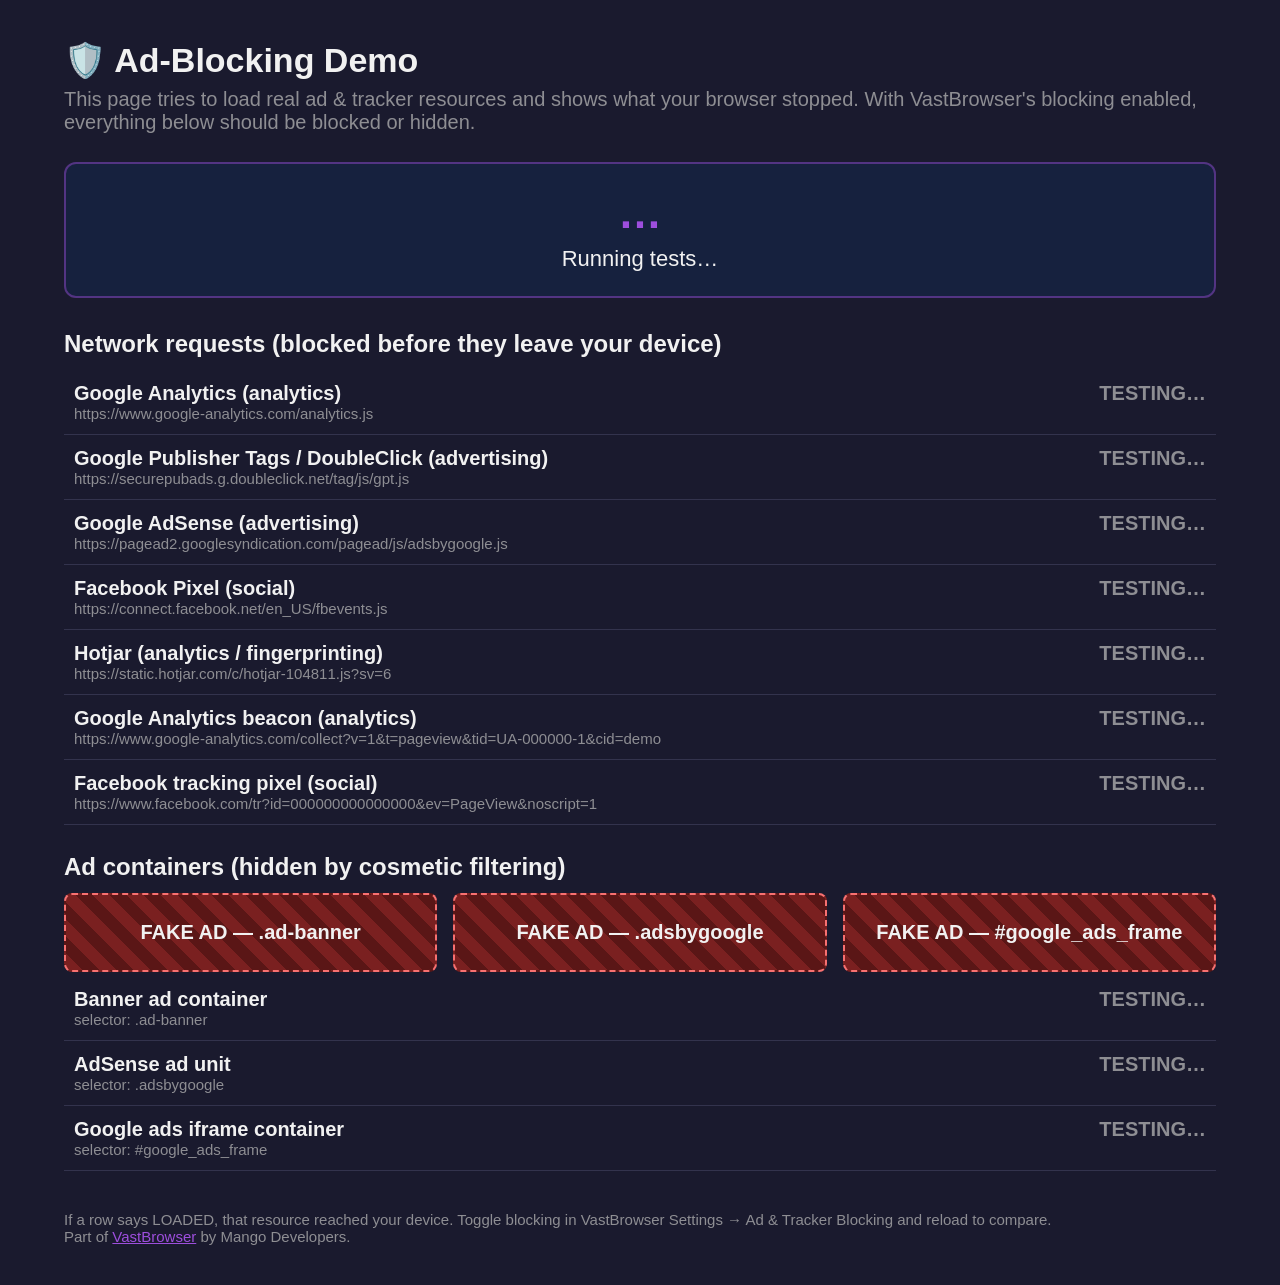
<file: apps/vast-browser/adblocking-demo/index.html>
<!DOCTYPE html>
<html lang="en">

<head>
    <meta charset="UTF-8">
    <meta name="viewport" content="width=device-width, initial-scale=1.0">
    <meta name="robots" content="noindex">
    <meta name="description" content="Live test page for VastBrowser's ad and tracker blocking.">
    <title>Ad-Blocking Demo — VastBrowser</title>
    <style>
        /* TV-friendly: dark background, large type, high contrast */
        * { margin: 0; padding: 0; box-sizing: border-box; }

        body {
            background: #1a1a2e;
            color: #f1f1f1;
            font-family: -apple-system, Roboto, "Segoe UI", sans-serif;
            font-size: 20px;
            padding: 40px 5vw;
        }

        h1 { font-size: 34px; margin-bottom: 8px; }
        .subtitle { color: #8e8e93; margin-bottom: 28px; }

        .scoreboard {
            background: #16213e;
            border: 2px solid #533483;
            border-radius: 12px;
            padding: 24px;
            margin-bottom: 32px;
            text-align: center;
        }

        .scoreboard .big {
            font-size: 44px;
            font-weight: 700;
            color: #9d4edd;
        }

        .scoreboard .verdict { margin-top: 8px; font-size: 22px; }
        .verdict.good { color: #4ade80; }
        .verdict.bad { color: #f87171; }

        h2 { font-size: 24px; margin: 28px 0 12px; }

        table { width: 100%; border-collapse: collapse; }

        td {
            padding: 12px 10px;
            border-bottom: 1px solid #33334d;
            vertical-align: top;
        }

        td.status { width: 170px; text-align: right; font-weight: 700; white-space: nowrap; }
        .status.blocked { color: #4ade80; }
        .status.loaded { color: #f87171; }
        .status.pending { color: #8e8e93; }
        .test-name { font-weight: 600; }
        .test-detail { color: #8e8e93; font-size: 15px; }

        /* Fake ad units for the cosmetic-filtering tests. If cosmetic
           filtering works, these are display:none and the checker reports
           them hidden. */
        .fake-ads { display: flex; gap: 16px; margin: 12px 0 4px; min-height: 0; }

        .fake-ads > div {
            flex: 1;
            background: repeating-linear-gradient(45deg, #7a2020, #7a2020 12px, #5a1616 12px, #5a1616 24px);
            border: 2px dashed #f87171;
            border-radius: 8px;
            padding: 26px 10px;
            text-align: center;
            font-weight: 700;
        }

        footer { margin-top: 40px; color: #8e8e93; font-size: 15px; }
        a { color: #9d4edd; }
    </style>
</head>

<body>
    <h1>🛡️ Ad-Blocking Demo</h1>
    <p class="subtitle">This page tries to load real ad &amp; tracker resources and shows what your browser stopped.
        With VastBrowser's blocking enabled, everything below should be blocked or hidden.</p>

    <div class="scoreboard">
        <div class="big" id="score">…</div>
        <div class="verdict pending" id="verdict">Running tests…</div>
    </div>

    <h2>Network requests (blocked before they leave your device)</h2>
    <table id="network-tests"></table>

    <h2>Ad containers (hidden by cosmetic filtering)</h2>
    <div class="fake-ads">
        <div class="ad-banner">FAKE AD — .ad-banner</div>
        <div class="adsbygoogle">FAKE AD — .adsbygoogle</div>
        <div id="google_ads_frame">FAKE AD — #google_ads_frame</div>
    </div>
    <table id="cosmetic-tests"></table>

    <footer>
        If a row says LOADED, that resource reached your device. Toggle blocking in
        VastBrowser Settings → Ad &amp; Tracker Blocking and reload to compare.
        <br>Part of <a href="../index.html">VastBrowser</a> by Mango Developers.
    </footer>

    <script>
        (function () {
            var WAIT_MS = 5000;
            var results = {};
            var tests = [];

            function row(tableId, id, name, detail) {
                var tr = document.createElement('tr');
                tr.innerHTML = '<td><div class="test-name">' + name + '</div>' +
                    '<div class="test-detail">' + detail + '</div></td>' +
                    '<td class="status pending" id="status-' + id + '">TESTING…</td>';
                document.getElementById(tableId).appendChild(tr);
            }

            function setResult(id, blocked) {
                if (id in results) return;
                results[id] = blocked;
                var cell = document.getElementById('status-' + id);
                cell.textContent = blocked ? '✅ BLOCKED' : '❌ LOADED';
                cell.className = 'status ' + (blocked ? 'blocked' : 'loaded');
                updateScore();
            }

            function updateScore() {
                var done = Object.keys(results).length;
                var blocked = 0;
                for (var k in results) { if (results[k]) blocked++; }
                document.getElementById('score').textContent = blocked + ' / ' + tests.length + ' blocked';
                if (done === tests.length) {
                    var verdict = document.getElementById('verdict');
                    if (blocked === tests.length) {
                        verdict.textContent = 'Full protection — every ad and tracker was stopped.';
                        verdict.className = 'verdict good';
                    } else if (blocked > 0) {
                        verdict.textContent = 'Partial protection — some resources got through.';
                        verdict.className = 'verdict bad';
                    } else {
                        verdict.textContent = 'No protection detected — is blocking enabled?';
                        verdict.className = 'verdict bad';
                    }
                }
            }

            /* --- Script tests: load a real tracker/ad script, then check for
                   the global it defines. Blocked requests yield an empty
                   response, so the global never appears. --- */
            function scriptTest(id, name, url, probe) {
                tests.push(id);
                row('network-tests', id, name, url);
                var s = document.createElement('script');
                s.src = url;
                document.head.appendChild(s);
                setTimeout(function () { setResult(id, !probe()); }, WAIT_MS);
            }

            /* --- Image beacon test: a blocked beacon never returns valid
                   image data, so onload never fires. --- */
            function beaconTest(id, name, url) {
                tests.push(id);
                row('network-tests', id, name, url);
                var img = new Image();
                var loaded = false;
                img.onload = function () { loaded = true; setResult(id, false); };
                img.src = url;
                setTimeout(function () { if (!loaded) setResult(id, true); }, WAIT_MS);
            }

            /* --- Cosmetic test: was the fake ad element hidden? --- */
            function cosmeticTest(id, name, selector) {
                tests.push(id);
                row('cosmetic-tests', id, name, 'selector: ' + selector);
                setTimeout(function () {
                    var el = document.querySelector(selector);
                    var hidden = !el || window.getComputedStyle(el).display === 'none';
                    setResult(id, hidden);
                }, WAIT_MS);
            }

            scriptTest('ga', 'Google Analytics (analytics)',
                'https://www.google-analytics.com/analytics.js',
                function () { return typeof window.ga === 'function'; });

            scriptTest('gpt', 'Google Publisher Tags / DoubleClick (advertising)',
                'https://securepubads.g.doubleclick.net/tag/js/gpt.js',
                function () { return !!(window.googletag && window.googletag.apiReady); });

            scriptTest('adsense', 'Google AdSense (advertising)',
                'https://pagead2.googlesyndication.com/pagead/js/adsbygoogle.js',
                function () { return !!(window.adsbygoogle && window.adsbygoogle.loaded); });

            scriptTest('fbpixel', 'Facebook Pixel (social)',
                'https://connect.facebook.net/en_US/fbevents.js',
                function () { return typeof window.fbq === 'function'; });

            scriptTest('hotjar', 'Hotjar (analytics / fingerprinting)',
                'https://static.hotjar.com/c/hotjar-104811.js?sv=6',
                function () { return typeof window.hj === 'function'; });

            beaconTest('gabeacon', 'Google Analytics beacon (analytics)',
                'https://www.google-analytics.com/collect?v=1&t=pageview&tid=UA-000000-1&cid=demo');

            beaconTest('fbbeacon', 'Facebook tracking pixel (social)',
                'https://www.facebook.com/tr?id=000000000000000&ev=PageView&noscript=1');

            cosmeticTest('cos1', 'Banner ad container', '.ad-banner');
            cosmeticTest('cos2', 'AdSense ad unit', '.adsbygoogle');
            cosmeticTest('cos3', 'Google ads iframe container', '#google_ads_frame');
        })();
    </script>
</body>

</html>
</file>
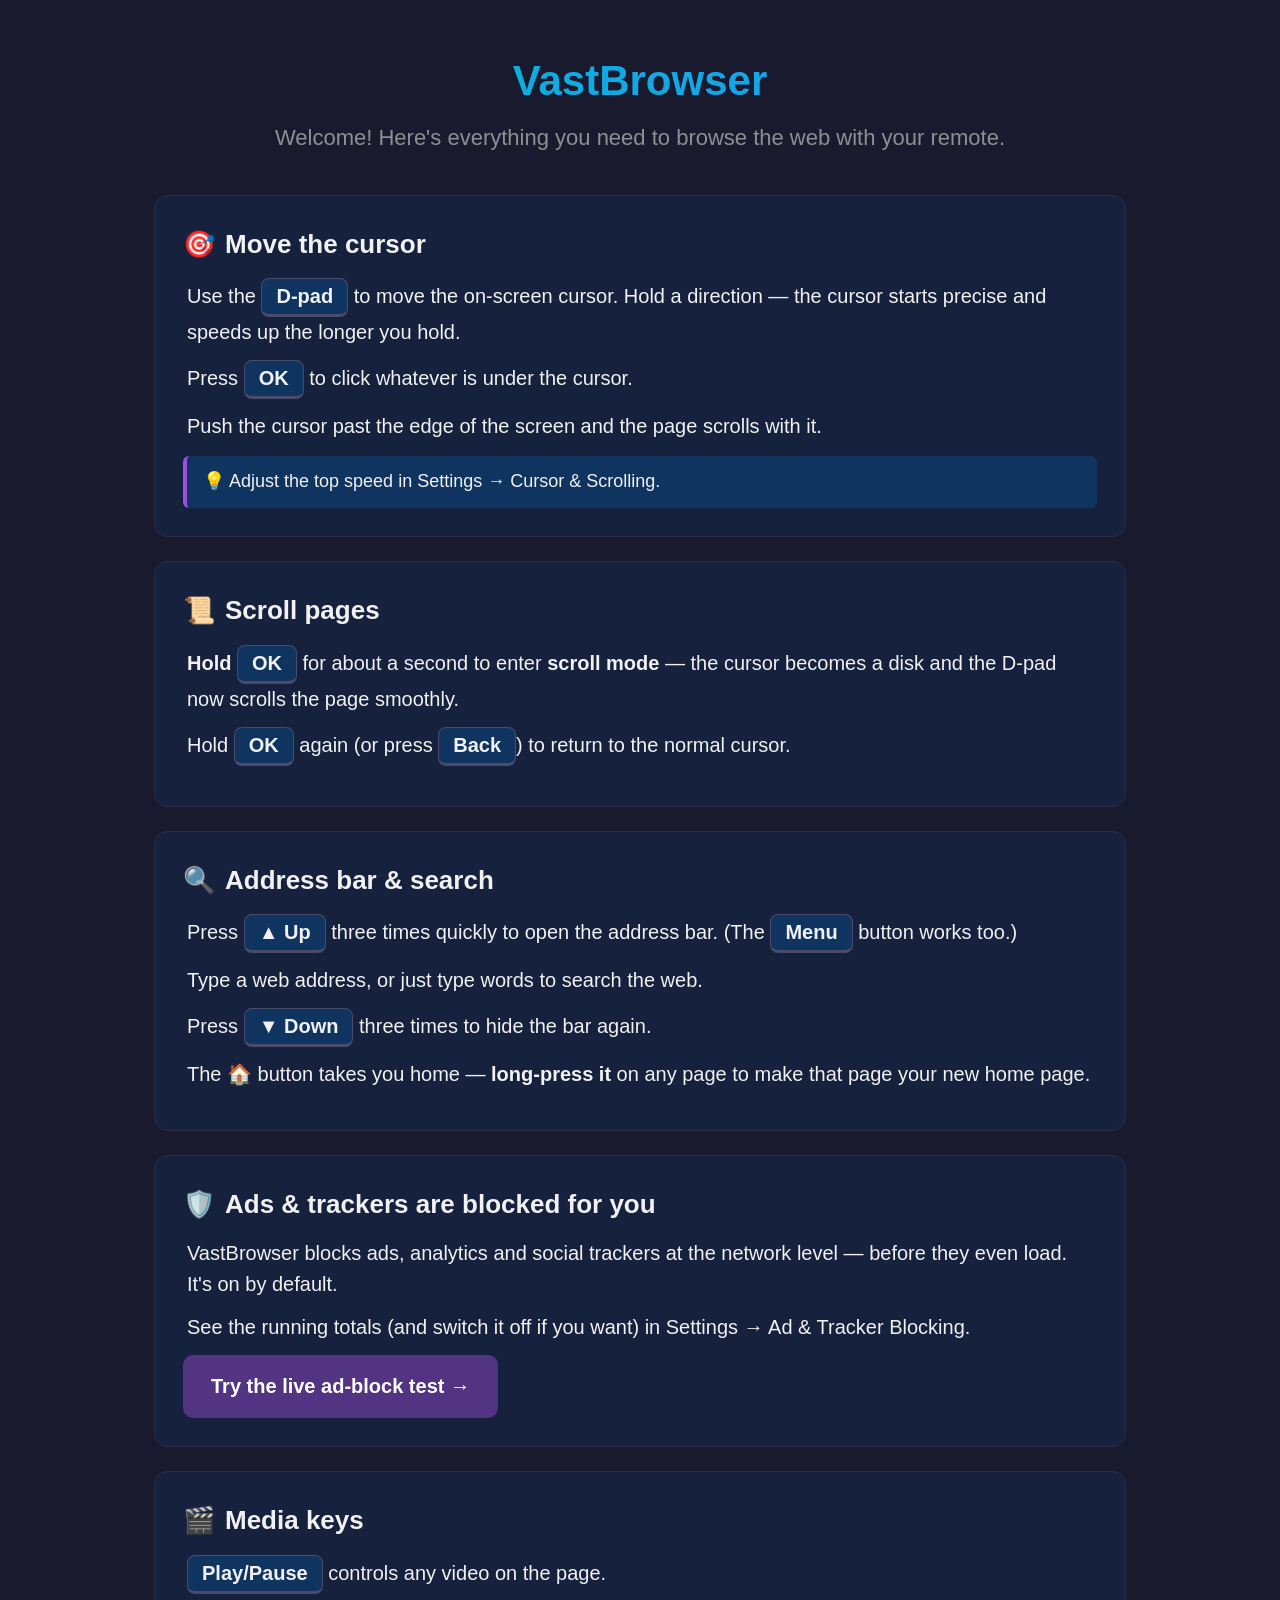
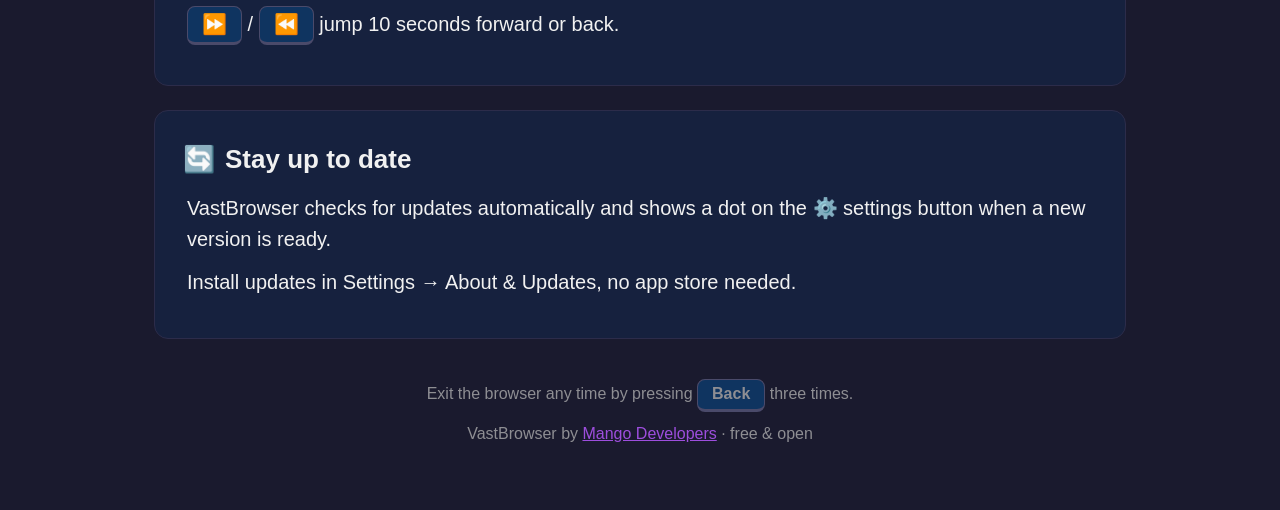
<file: apps/vast-browser/getting-started/index.html>
<!DOCTYPE html>
<html lang="en">

<head>
    <meta charset="UTF-8">
    <meta name="viewport" content="width=device-width, initial-scale=1.0">
    <meta name="description"
        content="Learn how to use VastBrowser on your Android TV or Fire TV — cursor, scrolling, address bar, ad blocking and more.">
    <title>Getting Started — VastBrowser</title>

    <!-- Google tag (gtag.js) — same property as the rest of mangodevelopers.com -->
    <script async src="https://www.googletagmanager.com/gtag/js?id=G-QVE8EH4YDB"></script>
    <script>
        window.dataLayer = window.dataLayer || [];
        function gtag() { dataLayer.push(arguments); }
        gtag('js', new Date());
        gtag('config', 'G-QVE8EH4YDB');
    </script>

    <style>
        /* TV-first: dark theme matching the browser chrome, large type,
           generous spacing, focus-visible states for cursor/D-pad use. */
        * { margin: 0; padding: 0; box-sizing: border-box; }

        body {
            background: #1a1a2e;
            color: #f1f1f1;
            font-family: -apple-system, Roboto, "Segoe UI", sans-serif;
            font-size: 20px;
            line-height: 1.55;
        }

        .wrap { max-width: 1100px; margin: 0 auto; padding: 48px 5vw 64px; }

        header { text-align: center; margin-bottom: 40px; }

        header .logo {
            font-size: 42px;
            font-weight: 800;
            background: linear-gradient(90deg, #00bcd4, #2196f3);
            -webkit-background-clip: text;
            background-clip: text;
            color: transparent;
        }

        header p { color: #8e8e93; font-size: 22px; margin-top: 8px; }

        .card {
            background: #16213e;
            border: 1px solid #2c2c4a;
            border-radius: 14px;
            padding: 28px;
            margin-bottom: 24px;
        }

        .card h2 { font-size: 26px; margin-bottom: 14px; }
        .card h2 .emoji { margin-right: 10px; }

        .key {
            display: inline-block;
            background: #0f3460;
            border: 1px solid #4a4a6a;
            border-bottom-width: 3px;
            border-radius: 8px;
            padding: 2px 14px;
            font-weight: 700;
            white-space: nowrap;
        }

        ul { list-style: none; }
        li { margin-bottom: 12px; padding-left: 4px; }

        .tip {
            background: #0f3460;
            border-left: 4px solid #9d4edd;
            border-radius: 6px;
            padding: 12px 16px;
            margin-top: 14px;
            font-size: 18px;
        }

        .buttons { display: flex; gap: 16px; flex-wrap: wrap; margin-top: 8px; }

        a.button {
            display: inline-block;
            background: #533483;
            color: #fff;
            text-decoration: none;
            font-weight: 700;
            font-size: 20px;
            padding: 14px 26px;
            border-radius: 10px;
            border: 2px solid transparent;
        }

        a.button:hover, a.button:focus {
            background: #9d4edd;
            border-color: #fff;
            outline: none;
        }

        footer { text-align: center; color: #8e8e93; font-size: 16px; margin-top: 40px; }
        footer a { color: #9d4edd; }
    </style>
</head>

<body>
    <div class="wrap">
        <header>
            <div class="logo">VastBrowser</div>
            <p>Welcome! Here's everything you need to browse the web with your remote.</p>
        </header>

        <div class="card">
            <h2><span class="emoji">🎯</span>Move the cursor</h2>
            <ul>
                <li>Use the <span class="key">D-pad</span> to move the on-screen cursor. Hold a direction —
                    the cursor starts precise and speeds up the longer you hold.</li>
                <li>Press <span class="key">OK</span> to click whatever is under the cursor.</li>
                <li>Push the cursor past the edge of the screen and the page scrolls with it.</li>
            </ul>
            <div class="tip">💡 Adjust the top speed in Settings → Cursor &amp; Scrolling.</div>
        </div>

        <div class="card">
            <h2><span class="emoji">📜</span>Scroll pages</h2>
            <ul>
                <li><b>Hold</b> <span class="key">OK</span> for about a second to enter <b>scroll mode</b> —
                    the cursor becomes a disk and the D-pad now scrolls the page smoothly.</li>
                <li>Hold <span class="key">OK</span> again (or press <span class="key">Back</span>) to
                    return to the normal cursor.</li>
            </ul>
        </div>

        <div class="card">
            <h2><span class="emoji">🔍</span>Address bar &amp; search</h2>
            <ul>
                <li>Press <span class="key">▲ Up</span> three times quickly to open the address bar.
                    (The <span class="key">Menu</span> button works too.)</li>
                <li>Type a web address, or just type words to search the web.</li>
                <li>Press <span class="key">▼ Down</span> three times to hide the bar again.</li>
                <li>The 🏠 button takes you home — <b>long-press it</b> on any page to make that page
                    your new home page.</li>
            </ul>
        </div>

        <div class="card">
            <h2><span class="emoji">🛡️</span>Ads &amp; trackers are blocked for you</h2>
            <ul>
                <li>VastBrowser blocks ads, analytics and social trackers at the network level —
                    before they even load. It's on by default.</li>
                <li>See the running totals (and switch it off if you want) in
                    Settings → Ad &amp; Tracker Blocking.</li>
            </ul>
            <div class="buttons">
                <a class="button" href="../adblocking-demo/">Try the live ad-block test →</a>
            </div>
        </div>

        <div class="card">
            <h2><span class="emoji">🎬</span>Media keys</h2>
            <ul>
                <li><span class="key">Play/Pause</span> controls any video on the page.</li>
                <li><span class="key">⏩</span> / <span class="key">⏪</span> jump 10 seconds forward or back.</li>
            </ul>
        </div>

        <div class="card">
            <h2><span class="emoji">🔄</span>Stay up to date</h2>
            <ul>
                <li>VastBrowser checks for updates automatically and shows a dot on the ⚙️ settings
                    button when a new version is ready.</li>
                <li>Install updates in Settings → About &amp; Updates, no app store needed.</li>
            </ul>
        </div>

        <footer>
            <p>Exit the browser any time by pressing <span class="key">Back</span> three times.</p>
            <p style="margin-top:10px">VastBrowser by
                <a href="https://mangodevelopers.com/apps/vast-browser/">Mango Developers</a> · free &amp; open
            </p>
        </footer>
    </div>
</body>

</html>
</file>
